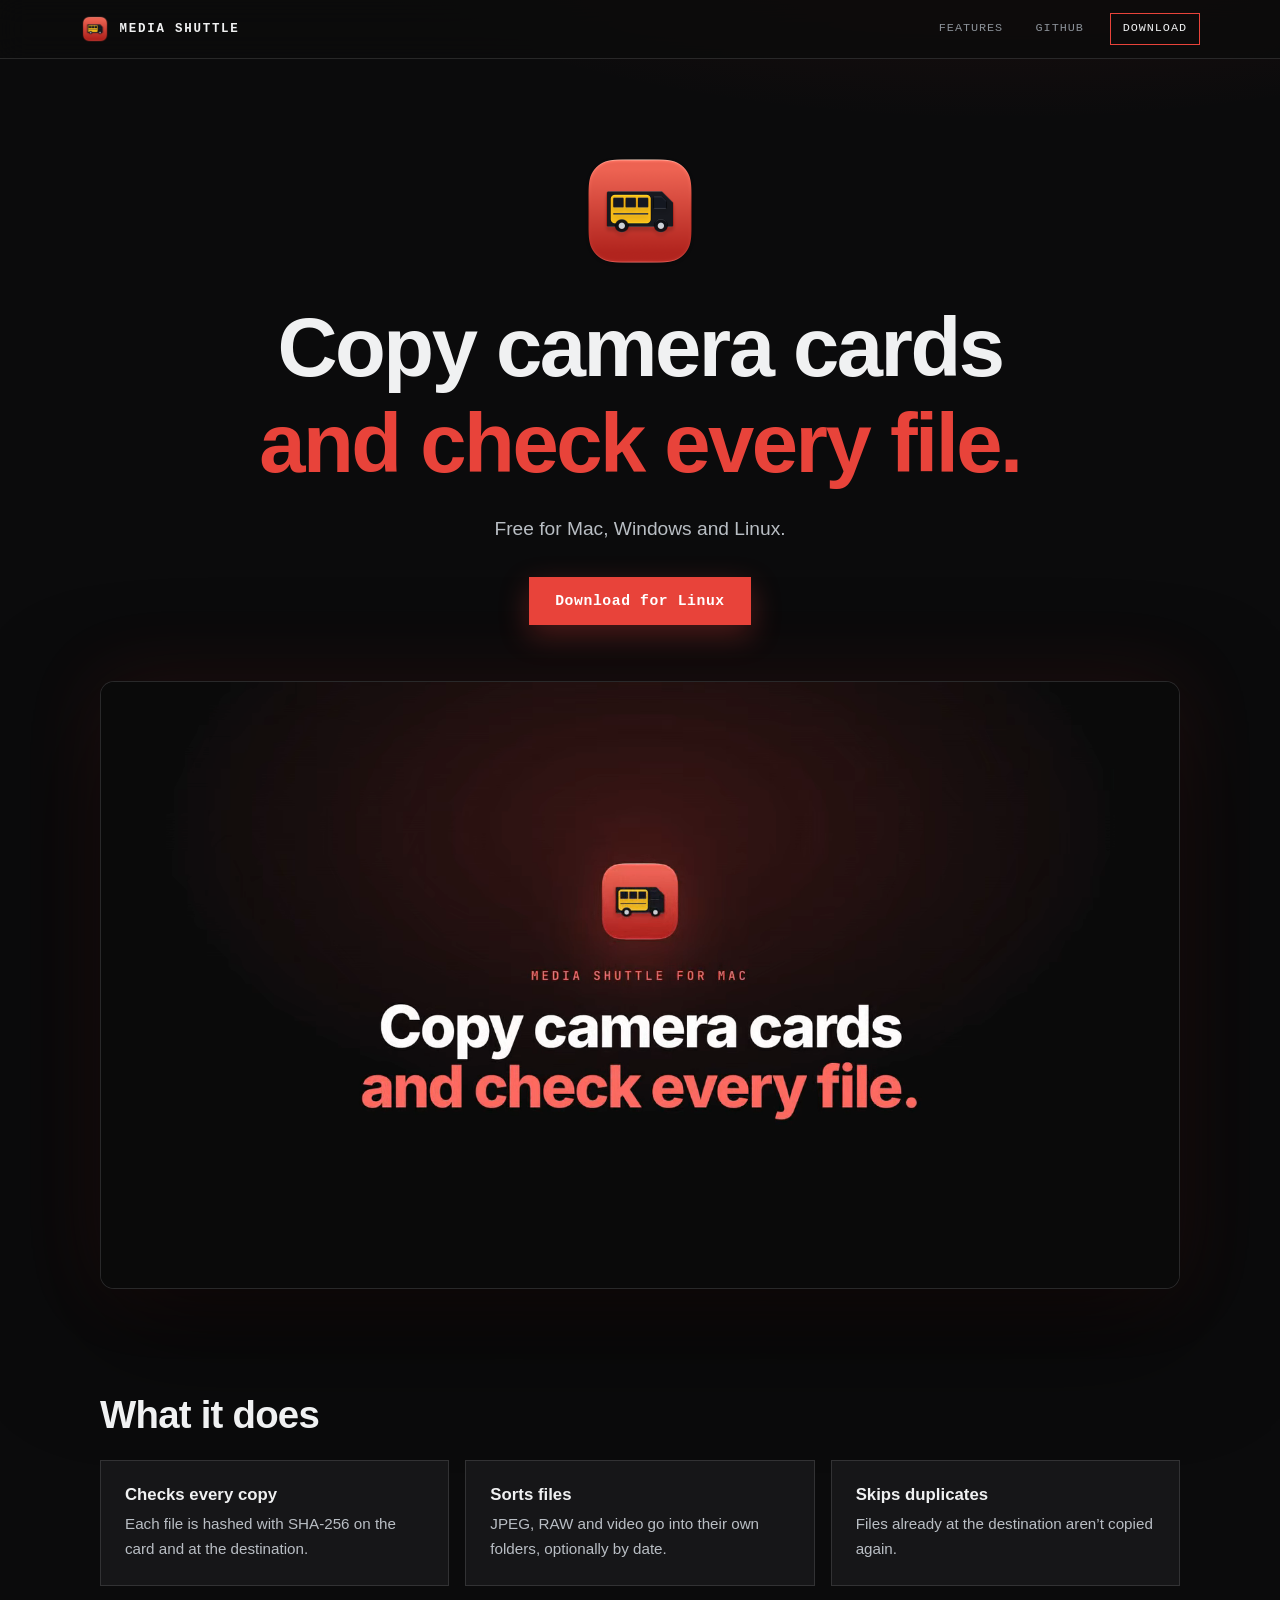
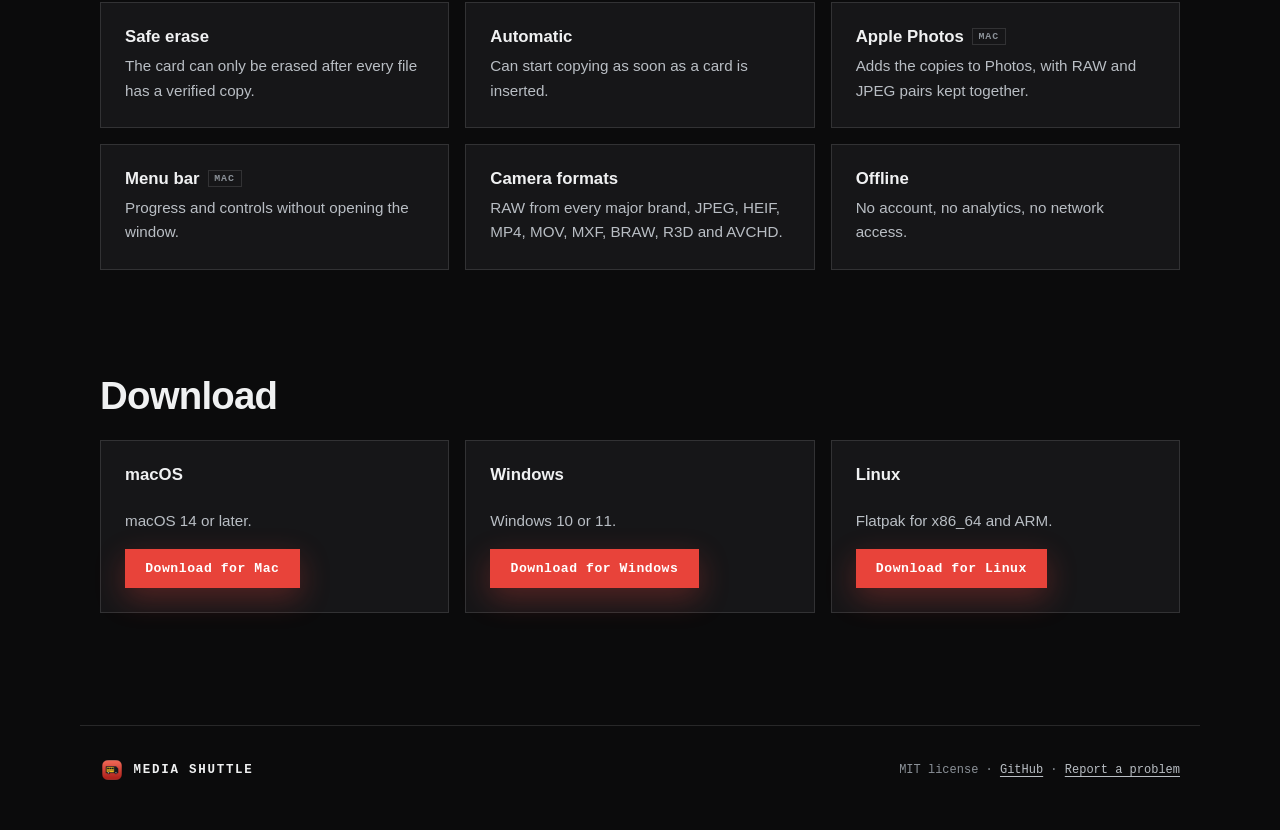
<file: site/index.html>
<!doctype html>
<html lang="en">
<head>
  <meta charset="utf-8">
  <meta name="viewport" content="width=device-width, initial-scale=1">
  <title>Media Shuttle</title>
  <meta name="description" content="Copy camera cards and check every file with SHA-256. Free for Mac, Windows and Linux.">
  <link rel="canonical" href="https://mediashuttle.webworldwide.online/">
  <link rel="icon" href="assets/favicon-64.png" type="image/png">
  <link rel="apple-touch-icon" href="assets/apple-touch-icon.png">
  <meta name="theme-color" content="#0B0B0C">
  <meta property="og:type" content="website">
  <meta property="og:title" content="Media Shuttle">
  <meta property="og:description" content="Copy camera cards and check every file. Free for Mac, Windows and Linux.">
  <meta property="og:url" content="https://mediashuttle.webworldwide.online/">
  <meta property="og:image" content="https://mediashuttle.webworldwide.online/assets/promo-thumbnail.jpg">
  <meta name="twitter:card" content="summary_large_image">
  <link rel="stylesheet" href="style.css">
  <script>
    // Cloudflare serves HTTPS for this host, but the zone doesn't force it.
    if (location.protocol === "http:" && location.hostname === "mediashuttle.webworldwide.online") {
      location.replace("https://" + location.host + location.pathname + location.search + location.hash);
    }
  </script>
</head>
<body>
  <header class="nav">
    <a class="brand" href="#top" aria-label="Media Shuttle home">
      <img src="assets/icon.png" alt="" width="30" height="30">
      <span>MEDIA SHUTTLE</span>
    </a>
    <nav aria-label="Sections">
      <a href="#features">Features</a>
      <a href="https://github.com/WebWorldWide/media-shuttle">GitHub</a>
      <a class="nav-cta" href="#download">Download</a>
    </nav>
  </header>

  <main id="top">
    <section class="hero">
      <img class="hero-icon" src="assets/icon.png" alt="" width="128" height="128">
      <h1>Copy camera cards<br><span class="accent">and check every file.</span></h1>
      <p class="lede">Free for Mac, Windows and Linux.</p>
      <div class="cta">
        <a class="button primary big" data-download="primary" href="#download">Download</a>
      </div>
    </section>

    <section class="video-wrap">
      <figure class="window">
        <video autoplay muted loop playsinline preload="metadata" poster="assets/promo-poster.jpg"
               aria-label="A camera card is detected, 457 files are copied and checked with SHA-256, then added to Apple Photos.">
          <source src="assets/promo.webm" type="video/webm">
          <source src="assets/promo.mp4" type="video/mp4">
        </video>
      </figure>
    </section>

    <section id="features" class="section">
      <h2>What it does</h2>
      <div class="grid">
        <article class="panel">
          <h3>Checks every copy</h3>
          <p>Each file is hashed with SHA-256 on the card and at the destination.</p>
        </article>
        <article class="panel">
          <h3>Sorts files</h3>
          <p>JPEG, RAW and video go into their own folders, optionally by date.</p>
        </article>
        <article class="panel">
          <h3>Skips duplicates</h3>
          <p>Files already at the destination aren’t copied again.</p>
        </article>
        <article class="panel">
          <h3>Safe erase</h3>
          <p>The card can only be erased after every file has a verified copy.</p>
        </article>
        <article class="panel">
          <h3>Automatic</h3>
          <p>Can start copying as soon as a card is inserted.</p>
        </article>
        <article class="panel">
          <h3>Apple Photos <span class="tag">Mac</span></h3>
          <p>Adds the copies to Photos, with RAW and JPEG pairs kept together.</p>
        </article>
        <article class="panel">
          <h3>Menu bar <span class="tag">Mac</span></h3>
          <p>Progress and controls without opening the window.</p>
        </article>
        <article class="panel">
          <h3>Camera formats</h3>
          <p>RAW from every major brand, JPEG, HEIF, MP4, MOV, MXF, BRAW, R3D and AVCHD.</p>
        </article>
        <article class="panel">
          <h3>Offline</h3>
          <p>No account, no analytics, no network access.</p>
        </article>
      </div>
    </section>

    <section id="download" class="section">
      <h2>Download</h2>
      <div class="grid">
        <article class="panel platform">
          <h3>macOS</h3>
          <p>macOS 14 or later.</p>
          <a class="button primary" data-asset="macOS-universal.dmg" href="https://github.com/WebWorldWide/media-shuttle/releases/latest">Download for Mac</a>
        </article>
        <article class="panel platform">
          <h3>Windows</h3>
          <p>Windows 10 or 11.</p>
          <a class="button primary" data-asset="win-x64.exe" href="https://github.com/WebWorldWide/media-shuttle/releases/latest">Download for Windows</a>
        </article>
        <article class="panel platform">
          <h3>Linux</h3>
          <p>Flatpak for x86_64 and ARM.</p>
          <a class="button primary" data-asset="linux-x86_64.flatpak" data-asset-arm="linux-aarch64.flatpak" href="https://github.com/WebWorldWide/media-shuttle/releases/latest">Download for Linux</a>
        </article>
      </div>
    </section>
  </main>

  <footer class="footer">
    <div class="brand">
      <img src="assets/icon.png" alt="" width="24" height="24">
      <span>MEDIA SHUTTLE</span>
    </div>
    <p>MIT license · <a href="https://github.com/WebWorldWide/media-shuttle">GitHub</a> · <a href="https://github.com/WebWorldWide/media-shuttle/issues">Report a problem</a></p>
  </footer>

  <script>
    const ua = navigator.userAgent;
    const platform = /Windows/i.test(ua) ? "windows" : /Linux|X11/i.test(ua) && !/Android/i.test(ua) ? "linux" : "mac";
    const arm = /aarch64|arm64/i.test(ua);
    const primary = document.querySelector('[data-download="primary"]');
    primary.textContent = { mac: "Download for Mac", windows: "Download for Windows", linux: "Download for Linux" }[platform];

    // Each button gets the newest release that has its file, since a release can ship for one
    // platform before the others. If GitHub's API is unavailable, they link to the release page.
    fetch("https://api.github.com/repos/WebWorldWide/media-shuttle/releases?per_page=20")
      .then((response) => (response.ok ? response.json() : Promise.reject()))
      .then((releases) => {
        const published = releases.filter((release) => !release.draft && !release.prerelease);
        const newest = (suffix) => {
          for (const release of published) {
            const asset = (release.assets || []).find((candidate) => candidate.name.endsWith(suffix));
            if (asset) return asset.browser_download_url;
          }
          return null;
        };
        document.querySelectorAll("[data-asset]").forEach((link) => {
          const suffix = arm && link.dataset.assetArm ? link.dataset.assetArm : link.dataset.asset;
          const url = newest(suffix);
          if (url) link.href = url;
        });
        primary.href = document.querySelector(
          platform === "windows" ? '[data-asset="win-x64.exe"]'
            : platform === "linux" ? '[data-asset="linux-x86_64.flatpak"]'
            : '[data-asset="macOS-universal.dmg"]'
        ).href;
      })
      .catch(() => {});
  </script>
</body>
</html>
</file>
<file: site/style.css>
/* Media Shuttle site. The palette and type follow the app's own Theme: near-black panels,
   hairline borders, monospaced labels, red accent, green for verified, yellow for the shuttle. */
:root {
  --bg: #0b0b0c;
  --chrome: #101012;
  --panel: #161618;
  --panel-raised: #1a1a1d;
  --hairline: rgba(255, 255, 255, 0.12);
  --hairline-soft: rgba(255, 255, 255, 0.07);
  --text: #f0f1f2;
  --text-bright: #d6dade;
  --text-secondary: #b9bec4;
  --text-muted: #8b9198;
  --accent: #e8433a;
  --accent-bright: #ff6a5e;
  --verified: #5fd08a;
  --yellow: #ffd016;
  --mono: ui-monospace, "SF Mono", "JetBrains Mono", Menlo, Consolas, "Liberation Mono", monospace;
  --sans: -apple-system, BlinkMacSystemFont, "Segoe UI", Inter, Roboto, "Helvetica Neue", Arial, sans-serif;
  --max: 1120px;
}

* { box-sizing: border-box; }

html { scroll-behavior: smooth; scroll-padding-top: 72px; }

body {
  margin: 0;
  background:
    radial-gradient(1200px 520px at 78% -10%, rgba(232, 67, 58, 0.16), transparent 70%),
    var(--bg);
  color: var(--text-secondary);
  font: 16px/1.6 var(--sans);
  -webkit-font-smoothing: antialiased;
}

a { color: var(--text); text-underline-offset: 3px; }
a:hover { color: var(--accent-bright); }

code, kbd {
  font-family: var(--mono);
  font-size: 0.86em;
  color: var(--text-bright);
  background: var(--hairline-soft);
  border: 1px solid var(--hairline-soft);
  padding: 0.05em 0.35em;
}

h1, h2, h3 { color: var(--text); margin: 0; line-height: 1.15; }
h1 { font-size: clamp(2.5rem, 5.4vw, 4.2rem); letter-spacing: -0.03em; font-weight: 700; }
h2 { font-size: clamp(1.7rem, 3.2vw, 2.4rem); letter-spacing: -0.02em; margin-bottom: 1.4rem; }
h3 { font-size: 1.05rem; margin-bottom: 0.5rem; }
.accent { color: var(--accent); }

/* Navigation */
.nav {
  position: sticky;
  top: 0;
  z-index: 10;
  display: flex;
  align-items: center;
  justify-content: space-between;
  gap: 1rem;
  padding: 0.8rem max(1.25rem, calc((100% - var(--max)) / 2));
  background: rgba(11, 11, 12, 0.82);
  backdrop-filter: saturate(160%) blur(14px);
  border-bottom: 1px solid var(--hairline);
}
.brand {
  display: inline-flex;
  align-items: center;
  gap: 0.6rem;
  text-decoration: none;
  color: var(--text);
  font: 600 0.78rem var(--mono);
  letter-spacing: 0.14em;
}
.nav nav { display: flex; align-items: center; gap: 0.4rem; }
.nav nav a {
  display: inline-flex;
  align-items: center;
  height: 32px;
  padding: 0 0.75rem;
  border: 1px solid transparent;
  color: var(--text-muted);
  text-decoration: none;
  font: 0.74rem/1 var(--mono);
  letter-spacing: 0.08em;
  text-transform: uppercase;
}
.nav nav a:hover { color: var(--text); }

main { max-width: var(--max); margin: 0 auto; padding: 0 1.25rem; }

/* Hero */
.hero { padding: 5.5rem 0 2.5rem; text-align: center; }
.hero-icon { display: block; width: 128px; height: 128px; margin: 0 auto 1.6rem; }
.hero h1 { font-size: clamp(2.8rem, 6.6vw, 5.2rem); }
.lede { font-size: 1.2rem; margin: 1.4rem auto 2rem; color: var(--text-secondary); }
.cta { display: flex; gap: 0.75rem; flex-wrap: wrap; justify-content: center; }
.button {
  display: inline-block;
  padding: 0.7rem 1.2rem;
  border: 1px solid var(--hairline);
  background: var(--panel-raised);
  color: var(--text);
  text-decoration: none;
  font: 600 0.82rem var(--mono);
  letter-spacing: 0.04em;
  transition: border-color 0.15s, background 0.15s, transform 0.15s, box-shadow 0.15s;
}
.button:hover { border-color: rgba(255, 255, 255, 0.3); color: var(--text); transform: translateY(-1px); }
.button.big { padding: 0.95rem 1.6rem; font-size: 0.92rem; }
.button.primary { background: var(--accent); color: #fff; border-color: var(--accent); box-shadow: 0 10px 30px rgba(232, 67, 58, 0.3); }
.button.primary:hover { background: var(--accent-bright); border-color: var(--accent-bright); color: #fff; box-shadow: 0 14px 40px rgba(232, 67, 58, 0.4); }

/* Video */
.video-wrap { padding: 1rem 0 1rem; scroll-margin-top: 90px; }
.window {
  margin: 0;
  border: 1px solid var(--hairline);
  border-radius: 14px;
  overflow: hidden;
  background: var(--bg);
  box-shadow: 0 40px 120px rgba(0, 0, 0, 0.6), 0 0 80px rgba(232, 67, 58, 0.12);
}
.window img, .window video { display: block; width: 100%; height: auto; aspect-ratio: 16 / 9; }

/* Sections */
.section { padding: 5.5rem 0 1rem; }
.panel {
  background: var(--panel);
  border: 1px solid var(--hairline);
  padding: 1.5rem;
}
.panel p { margin: 0; font-size: 0.95rem; }
.panel h3 { display: flex; align-items: center; gap: 0.5rem; }
.tag { font: 600 0.62rem var(--mono); letter-spacing: 0.1em; text-transform: uppercase; color: var(--text-muted); border: 1px solid var(--hairline); padding: 0.15rem 0.35rem; }

.grid { display: grid; grid-template-columns: repeat(3, 1fr); gap: 1rem; }

.platform { display: flex; flex-direction: column; gap: 1rem; }
.platform p { flex: 1; }
.platform .button { align-self: flex-start; }

.nav nav a.nav-cta { color: var(--text); border-color: var(--accent); margin-left: 0.4rem; }
.nav nav a.nav-cta:hover { background: var(--accent); color: #fff; }

/* Footer */
.footer {
  max-width: var(--max);
  margin: 6rem auto 0;
  padding: 2rem 1.25rem 3rem;
  border-top: 1px solid var(--hairline);
  display: flex;
  justify-content: space-between;
  align-items: center;
  gap: 1rem;
  flex-wrap: wrap;
  font: 0.75rem var(--mono);
  color: var(--text-muted);
}
.footer p { margin: 0; }
.footer a { color: var(--text-secondary); }

@media (max-width: 880px) {
  .hero { padding-top: 3.5rem; }
  .grid { grid-template-columns: 1fr; }
  .nav nav a:not(.nav-cta) { display: none; }
}
</file>
